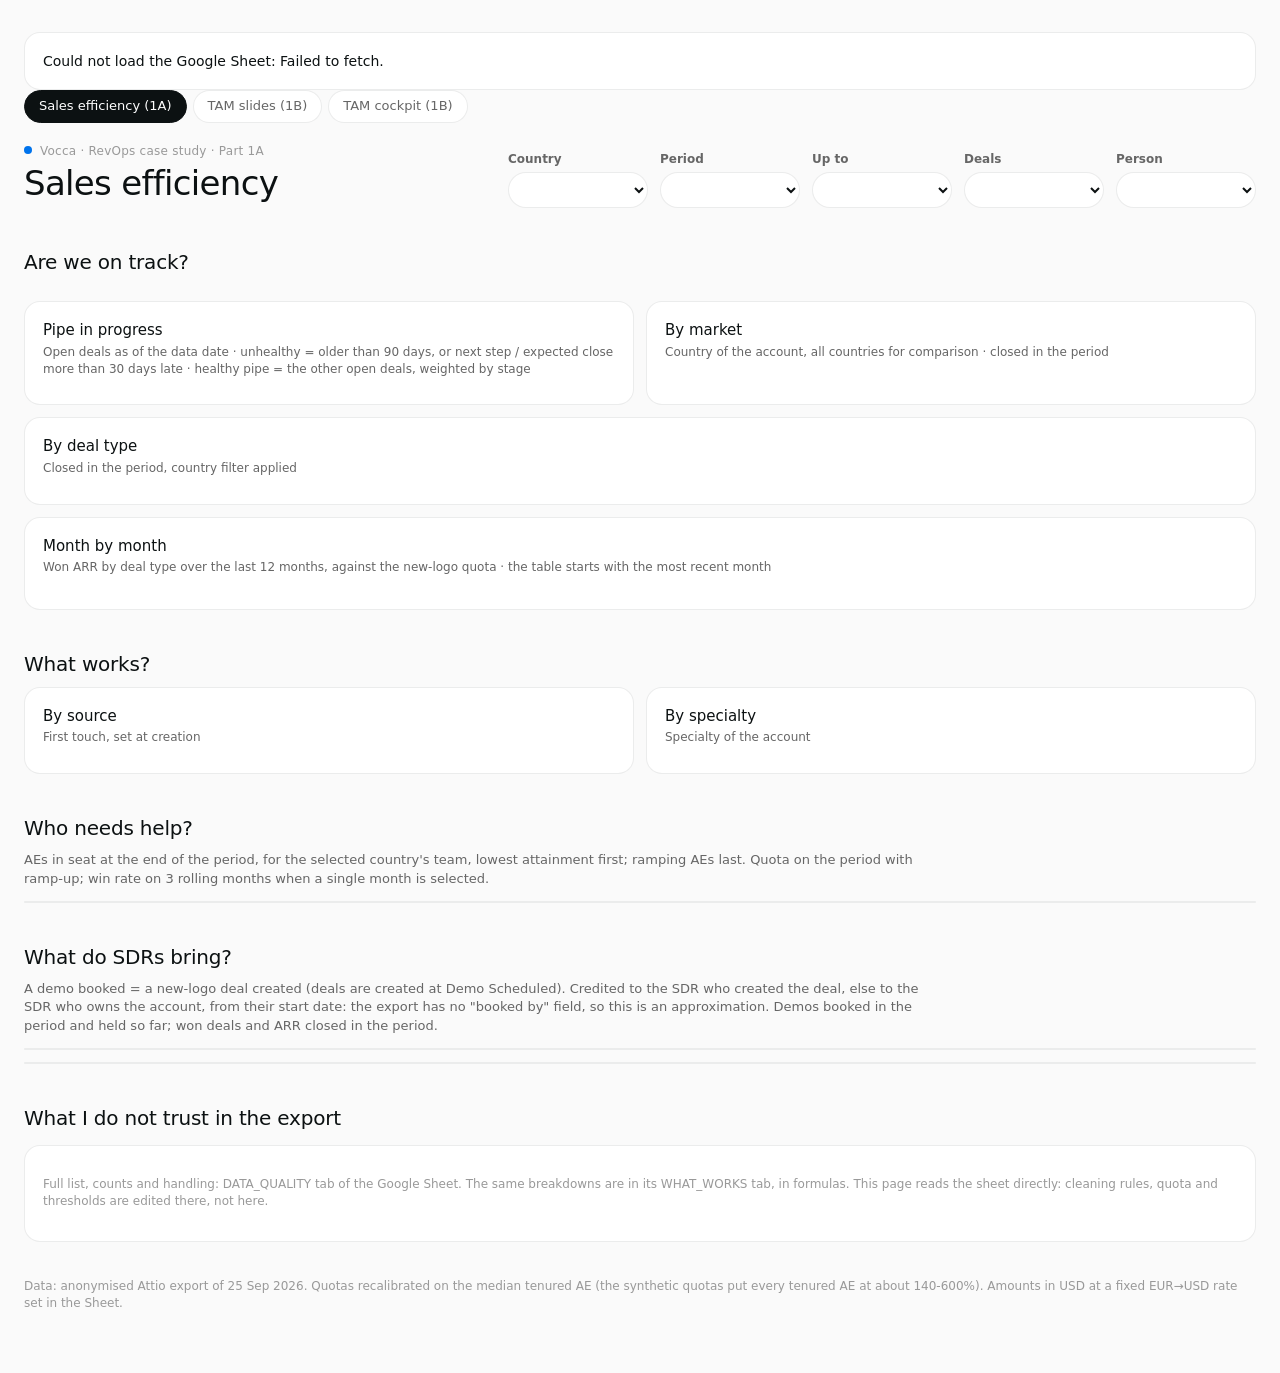
<file: web/index.html>
<!doctype html>
<html lang="en">
<head>
  <meta charset="utf-8">
  <meta name="viewport" content="width=device-width, initial-scale=1">
  <meta name="robots" content="noindex, nofollow">
  <meta name="color-scheme" content="light">
  <title>Sales Efficiency Dashboard</title>
  <link rel="preconnect" href="https://api.fontshare.com">
  <link rel="stylesheet" href="https://api.fontshare.com/v2/css?f[]=satoshi@400,500,700&display=swap">
  <link rel="stylesheet" href="style.css?v=6">
  <link rel="stylesheet" href="tam.css?v=2">
</head>
<body>
  <main class="page">
    <nav class="site-nav" aria-label="Pages">
      <a href="index.html" aria-current="page">Sales efficiency (1A)</a>
      <a href="slides.html">TAM slides (1B)</a>
      <a href="tam.html">TAM cockpit (1B)</a>
    </nav>
    <header class="masthead">
      <div>
        <p class="eyebrow">Vocca · RevOps case study · Part 1A</p>
        <h1>Sales efficiency</h1>
        <p class="context" id="context-line"></p>
      </div>
      <div class="filters" role="group" aria-label="Filters">
        <label>Country <select id="filter-country"></select></label>
        <label>Period <select id="filter-period"></select></label>
        <label>Up to <select id="filter-month"></select></label>
        <label>Deals <select id="filter-motion"></select></label>
        <label>Person <select id="filter-person"></select></label>
      </div>
    </header>

    <section aria-labelledby="h-team">
      <div class="card person" id="person" hidden></div>
      <h2 id="h-team">Are we on track?</h2>
      <div class="tiles tiles-4" id="tiles"></div>
      <div class="charts-2">
        <figure class="card">
          <figcaption>
            <span class="chart-title">Pipe in progress</span>
            <span class="chart-sub">Open deals as of the data date · unhealthy = older than 90 days, or next step / expected close more than 30 days late · healthy pipe = the other open deals, weighted by stage</span>
          </figcaption>
          <div class="hbar five" id="pipe"></div>
        </figure>
        <figure class="card">
          <figcaption>
            <span class="chart-title">By market</span>
            <span class="chart-sub">Country of the account, all countries for comparison · closed in the period</span>
          </figcaption>
          <div class="table-scroll" id="by-market"></div>
        </figure>
      </div>
      <figure class="card block">
        <figcaption>
          <span class="chart-title">By deal type</span>
          <span class="chart-sub">Closed in the period, country filter applied</span>
        </figcaption>
        <div class="table-scroll" id="by-type"></div>
      </figure>
      <figure class="card block">
        <figcaption>
          <span class="chart-title">Month by month</span>
          <span class="chart-sub">Won ARR by deal type over the last 12 months, against the new-logo quota · the table starts with the most recent month</span>
        </figcaption>
        <div class="legend" id="legend-month"></div>
        <div class="chart" id="chart-month"></div>
        <div class="table-scroll" id="month-table"></div>
      </figure>
    </section>

    <section aria-labelledby="h-works">
      <h2 id="h-works">What works?</h2>
      <p class="section-note" id="whatworks-sub"></p>
      <div class="charts-2">
        <figure class="card">
          <figcaption><span class="chart-title">By source</span><span class="chart-sub">First touch, set at creation</span></figcaption>
          <div class="hbar" id="by-source"></div>
        </figure>
        <figure class="card">
          <figcaption><span class="chart-title">By specialty</span><span class="chart-sub">Specialty of the account</span></figcaption>
          <div class="hbar" id="by-specialty"></div>
        </figure>
      </div>
    </section>

    <section aria-labelledby="h-reps">
      <h2 id="h-reps">Who needs help?</h2>
      <p class="section-note">AEs in seat at the end of the period, for the selected country's team, lowest attainment first; ramping AEs last. Quota on the period with ramp-up; win rate on 3 rolling months when a single month is selected.</p>
      <div class="card table-card">
        <div class="table-scroll">
          <table class="reps compact" id="reps-table"></table>
        </div>
      </div>
    </section>

    <section aria-labelledby="h-sdr">
      <h2 id="h-sdr">What do SDRs bring?</h2>
      <p class="section-note">A demo booked = a new-logo deal created (deals are created at Demo Scheduled). Credited to the SDR who created the deal, else to the SDR who owns the account, from their start date: the export has no "booked by" field, so this is an approximation. Demos booked in the period and held so far; won deals and ARR closed in the period.</p>
      <div class="card table-card"><div class="table-scroll" id="sdr-split"></div></div>
      <div class="card table-card"><div class="table-scroll"><table class="reps compact" id="sdr-table"></table></div></div>
    </section>

    <section aria-labelledby="h-trust">
      <h2 id="h-trust">What I do not trust in the export</h2>
      <div class="card notes">
        <ul id="caveats"></ul>
        <p class="muted">Full list, counts and handling: DATA_QUALITY tab of the Google Sheet. The same breakdowns are in its WHAT_WORKS tab, in formulas. This page reads the sheet directly: cleaning rules, quota and thresholds are edited there, not here.</p>
      </div>
    </section>

    <footer class="footer">
      <p>Data: anonymised Attio export of 25 Sep 2026. Quotas recalibrated on the median tenured AE (the synthetic quotas put every tenured AE at about 140-600%). Amounts in USD at a fixed EUR→USD rate set in the Sheet.</p>
    </footer>
  </main>
  <div class="tooltip" id="tooltip" role="tooltip" hidden></div>
  <script src="config.js"></script>
  <script src="app.js?v=13"></script>
</body>
</html>
</file>
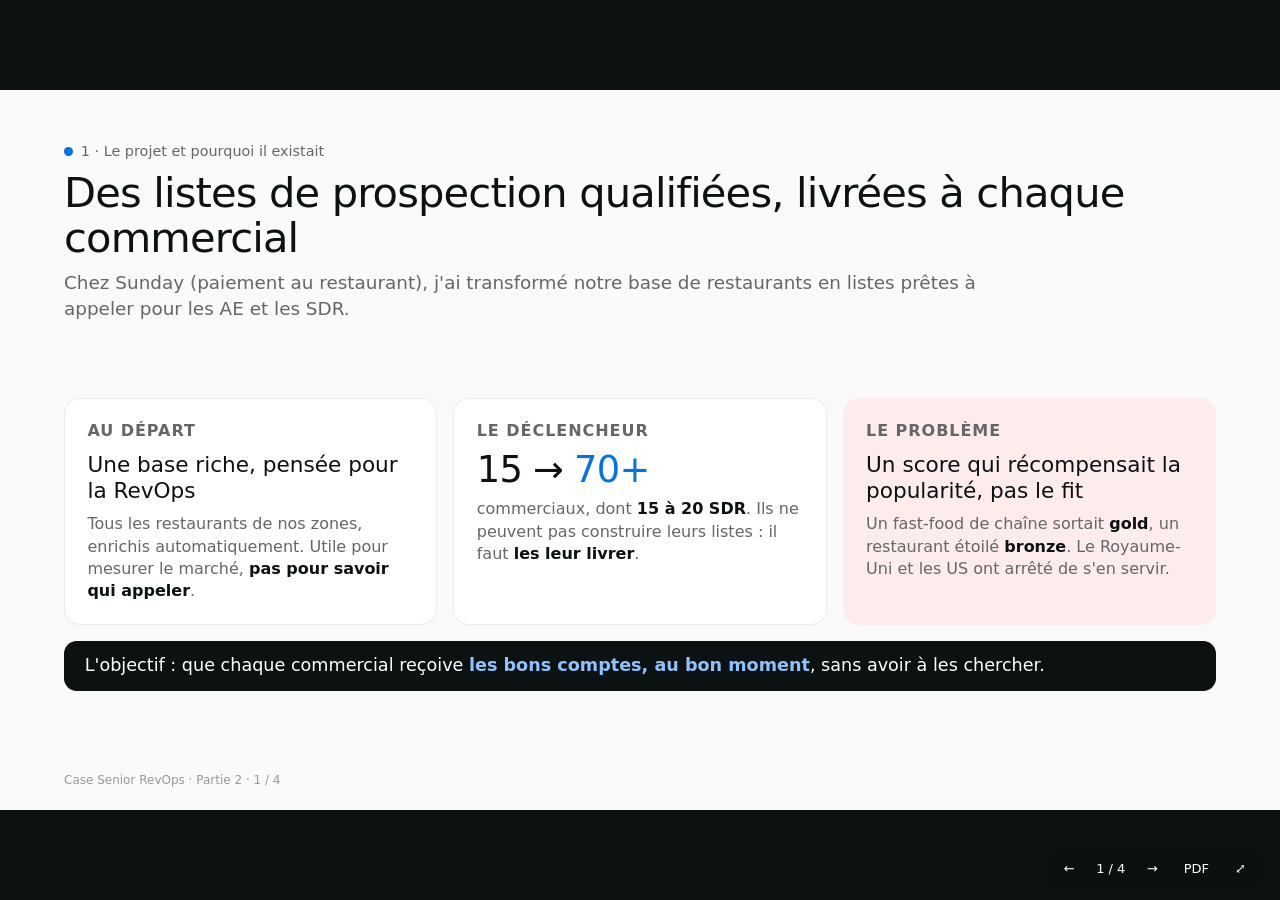
<file: web/partie2.html>
<!doctype html>
<html lang="fr">
<head>
<meta charset="utf-8">
<meta name="viewport" content="width=device-width, initial-scale=1">
<meta name="robots" content="noindex, nofollow">
<title>Partie 2 · Listes qualifiées</title>
<link rel="stylesheet" href="https://api.fontshare.com/v2/css?f[]=satoshi@400,500,700&display=swap">
<style>
/* Same tokens as the Part 1 deck (web/style.css), inlined so this file stands alone.
   Fixed 1600x900 pages so the PDF export is one slide per page. */
:root {
  color-scheme: light;
  --brand: #0073ec; --brand-soft: #e5f1fd; --page: #fafafa; --surface: #ffffff;
  --text-primary: #0c1112; --text-secondary: #666666; --text-muted: #999999;
  --grid: #efefef; --axis: #d6d6d6; --border: rgba(12, 17, 18, 0.08);
  --good: #0ca30c; --critical: #d03b3b; --neutral-chip: #f3f4f5;
  --font-display: "Satoshi", system-ui, -apple-system, "Segoe UI", sans-serif;
  --font-body: system-ui, -apple-system, "Segoe UI", sans-serif;
}
@page { size: 1600px 900px; margin: 0; }
* { box-sizing: border-box; }
body { margin: 0; background: #0c1112; font-family: var(--font-body); color: var(--text-primary); line-height: 1.4; }
.slide { width: 1600px; height: 900px; margin: 0 auto 24px; background: var(--page); position: relative; overflow: hidden;
  padding: 64px 80px 72px; display: flex; flex-direction: column; break-after: page; }
@media print { body { background: var(--page); } .slide { margin: 0; } }
.kicker { font-size: 18px; color: var(--text-secondary); margin: 0 0 12px; display: flex; align-items: center; gap: 10px; }
.kicker::before { content: ""; width: 11px; height: 11px; border-radius: 50%; background: var(--brand); }
h2 { font-family: var(--font-display); font-weight: 500; font-size: 52px; letter-spacing: -0.02em; margin: 0; line-height: 1.08; }
.sub { font-size: 23px; color: var(--text-secondary); margin: 12px 0 0; max-width: 1200px; }
.body { flex: 1; display: flex; flex-direction: column; justify-content: center; min-height: 0; padding-top: 18px; gap: 20px; }
.footer { position: absolute; left: 80px; bottom: 26px; font-size: 15px; color: var(--text-muted); }
.panel { background: var(--surface); border: 1px solid var(--border); border-radius: 20px; padding: 24px 28px; }
.panel h3 { margin: 0 0 14px; font-family: var(--font-display); font-weight: 500; font-size: 26px; }
.label { font-size: 15px; font-weight: 600; color: var(--text-secondary); text-transform: uppercase; letter-spacing: 0.06em; margin: 0 0 10px; }
ul.clean { list-style: none; margin: 0; padding: 0; display: flex; flex-direction: column; gap: 10px; font-size: 19px; }
ul.clean li { padding-left: 22px; position: relative; }
ul.clean li::before { content: ""; position: absolute; left: 2px; top: 10px; width: 8px; height: 8px; border-radius: 50%; background: var(--axis); }
ul.clean li span { color: var(--text-secondary); }
.takeaway { padding: 16px 26px; border-radius: 16px; background: var(--text-primary); color: #fff; font-size: 22px; }
.takeaway b { color: #8cc2ff; font-weight: 600; }
.num { font-family: var(--font-display); font-size: 58px; font-weight: 500; letter-spacing: -0.02em; line-height: 1; }
.grid3 { display: grid; grid-template-columns: repeat(3, 1fr); gap: 20px; }

/* Slide 1 */
.s1 { display: grid; grid-template-columns: 1.15fr 0.85fr 1.1fr; gap: 20px; }
.growth { display: flex; flex-direction: column; gap: 14px; justify-content: center; }
.growth .row { display: flex; align-items: baseline; gap: 14px; }
.growth .arrow { color: var(--brand); font-size: 40px; }
.growth .num.to { color: var(--brand); }
.growth p { margin: 0; font-size: 19px; color: var(--text-secondary); }
.versus { display: grid; grid-template-columns: 1fr 1fr; gap: 12px; margin-top: 6px; }
.tier { border-radius: 14px; padding: 14px 16px; border: 1px solid var(--border); font-size: 17px; }
.tier b { display: block; font-family: var(--font-display); font-size: 21px; font-weight: 500; margin-bottom: 4px; }
.tier .badge { display: inline-block; font-size: 14px; font-weight: 700; padding: 3px 10px; border-radius: 999px; margin-bottom: 8px; }
.gold .badge { background: #fff3cf; color: #8a6200; }
.bronze .badge { background: #f6e3d6; color: #8a4a1f; }
.tier span { color: var(--text-secondary); }
.verdict { margin: 12px 0 0; font-size: 18px; color: var(--critical); font-weight: 600; }

/* Slide 2 */
.pipe { display: grid; grid-template-columns: 0.8fr 34px 0.75fr 34px 1.55fr 34px 0.95fr; align-items: stretch; }
.pipe .arrow { display: grid; place-items: center; color: var(--brand); font-size: 30px; }
.box { background: var(--surface); border: 1px solid var(--border); border-radius: 18px; padding: 20px 22px; display: flex; flex-direction: column; gap: 10px; }
.box h3 { margin: 0; font-family: var(--font-display); font-weight: 500; font-size: 23px; }
.box .tag { font-size: 14px; color: var(--text-secondary); text-transform: uppercase; letter-spacing: 0.06em; }
.box.core { background: var(--text-primary); color: #fff; border-color: var(--text-primary); }
.box.core .tag { color: #8cc2ff; }
.chips { display: flex; flex-wrap: wrap; gap: 7px; }
.chip { font-size: 16px; padding: 5px 12px; border-radius: 999px; background: var(--neutral-chip); }
.steps { list-style: none; margin: 0; padding: 0; display: flex; flex-direction: column; gap: 11px; }
.steps li { display: flex; gap: 12px; align-items: flex-start; font-size: 18px; }
.steps li i { font-style: normal; width: 28px; height: 28px; border-radius: 50%; background: var(--brand); color: #fff; display: grid; place-items: center; font-size: 15px; font-weight: 700; flex: none; }
.steps li b { font-weight: 600; display: block; }
.steps li span { font-size: 15.5px; color: rgba(255,255,255,0.72); }
.route { border-radius: 14px; padding: 12px 16px; font-size: 16px; border: 1px solid var(--border); }
.route b { display: block; font-size: 18px; margin-bottom: 2px; }
.route span { color: var(--text-secondary); }
.route.ent { background: var(--brand-soft); border-color: transparent; }
.route.pool { background: #e6f5e6; border-color: transparent; }
.route.back { background: var(--neutral-chip); border-color: transparent; }
.facts { display: grid; grid-template-columns: 1fr 1fr 1.3fr; gap: 20px; }
.fact { display: flex; gap: 16px; align-items: center; }
.fact .num { font-size: 44px; color: var(--brand); white-space: nowrap; }
.fact p { margin: 0; font-size: 17px; color: var(--text-secondary); }
.fact p b { color: var(--text-primary); }

/* Slide 3 */
.who { display: grid; grid-template-columns: repeat(3, 1fr); gap: 20px; }
.who .panel { display: flex; flex-direction: column; gap: 10px; }
.who .panel p { margin: 0; font-size: 19px; color: var(--text-secondary); }
.who .panel p b { color: var(--text-primary); }
.who .cost { margin-top: auto; font-family: var(--font-display); font-size: 30px; font-weight: 500; }
.who .cost span { display: block; font-family: var(--font-body); font-size: 16px; color: var(--text-secondary); font-weight: 400; }
.adopt { display: grid; grid-template-columns: 0.9fr 34px 1.6fr; align-items: stretch; }
.adopt .arrow { display: grid; place-items: center; color: var(--brand); font-size: 30px; }
.before { background: #fdecec; border-radius: 18px; padding: 20px 24px; }
.before h3, .after h3 { margin: 0 0 8px; font-family: var(--font-display); font-weight: 500; font-size: 23px; }
.before p { margin: 0; font-size: 18px; color: var(--text-secondary); }
.after { background: var(--brand-soft); border-radius: 18px; padding: 20px 24px; }
.kept { display: grid; grid-template-columns: repeat(3, 1fr); gap: 14px; }
.kept div { background: var(--surface); border-radius: 12px; padding: 12px 14px; font-size: 16px; color: var(--text-secondary); }
.kept div b { display: block; color: var(--text-primary); font-size: 18px; margin-bottom: 3px; }

/* Slide 4 */
.s4 { display: grid; grid-template-columns: 1fr 1.25fr 0.85fr; gap: 20px; }
.s4 .panel { display: flex; flex-direction: column; gap: 12px; }
.s4 .panel.broke { background: #fdecec; border-color: transparent; }
.quote { font-family: var(--font-display); font-size: 25px; font-weight: 500; line-height: 1.25; margin: 4px 0 0; }
.det { display: flex; flex-direction: column; gap: 10px; }
.det div { display: grid; grid-template-columns: 26px 1fr; gap: 10px; font-size: 17.5px; }
.det div i { font-style: normal; width: 24px; height: 24px; border-radius: 50%; background: #e6f5e6; color: var(--good); display: grid; place-items: center; font-weight: 700; font-size: 14px; margin-top: 1px; }
.det div.ai i { background: var(--brand-soft); color: var(--brand); }
.det div span { color: var(--text-secondary); }
.det div b { color: var(--text-primary); }
.redo { display: grid; grid-template-columns: 1.6fr 1fr; gap: 20px; }
.redo .takeaway { display: flex; flex-direction: column; justify-content: center; }
.link { border: 1px dashed var(--axis); border-radius: 16px; padding: 14px 22px; font-size: 18px; color: var(--text-secondary); display: flex; flex-direction: column; justify-content: center; }
.link b { color: var(--text-primary); display: block; margin-bottom: 4px; }
</style>
<style>
/* v2: shorter, business-first wording */
.cards3 { display: grid; grid-template-columns: repeat(3, 1fr); gap: 20px; }
.card { background: var(--surface); border: 1px solid var(--border); border-radius: 20px; padding: 26px 28px; display: flex; flex-direction: column; gap: 12px; }
.card h3 { margin: 0; font-family: var(--font-display); font-weight: 500; font-size: 27px; line-height: 1.2; }
.card p { margin: 0; font-size: 20px; color: var(--text-secondary); }
.card p b { color: var(--text-primary); }
.card.alert { background: #fdecec; border-color: transparent; }
.card.soft { background: var(--brand-soft); border-color: transparent; }
.machine { display: grid; grid-template-columns: 1fr 30px 1fr 30px 1fr 30px 1fr; align-items: stretch; }
.machine .arrow { display: grid; place-items: center; color: var(--brand); font-size: 30px; }
.stage { background: var(--surface); border: 1px solid var(--border); border-radius: 20px; padding: 24px 24px; display: flex; flex-direction: column; gap: 10px; }
.stage i { font-style: normal; width: 34px; height: 34px; border-radius: 50%; background: var(--brand); color: #fff; display: grid; place-items: center; font-weight: 700; font-size: 17px; }
.stage h3 { margin: 0; font-family: var(--font-display); font-weight: 500; font-size: 28px; }
.stage p { margin: 0; font-size: 18.5px; color: var(--text-secondary); }
.stage .how { margin-top: auto; font-size: 15px; color: var(--text-muted); border-top: 1px solid var(--grid); padding-top: 10px; }
.stage.core { background: var(--text-primary); border-color: var(--text-primary); color: #fff; }
.stage.core p { color: rgba(255,255,255,0.75); }
.stage.core .how { color: #8cc2ff; border-color: rgba(255,255,255,0.15); }
</style>
</head>
<body>

<section class="slide">
  <p class="kicker">1 · Le projet et pourquoi il existait</p>
  <h2>Des listes de prospection qualifiées, livrées à chaque commercial</h2>
  <p class="sub">Chez Sunday (paiement au restaurant), j'ai transformé notre base de restaurants en listes prêtes à appeler pour les AE et les SDR.</p>
  <div class="body">
    <div class="cards3">
      <div class="card">
        <p class="label">Au départ</p>
        <h3>Une base riche, pensée pour la RevOps</h3>
        <p>Tous les restaurants de nos zones, enrichis automatiquement. Utile pour mesurer le marché, <b>pas pour savoir qui appeler</b>.</p>
      </div>
      <div class="card">
        <p class="label">Le déclencheur</p>
        <h3><span class="num" style="font-size:46px">15 → <span style="color:var(--brand)">70+</span></span></h3>
        <p>commerciaux, dont <b>15 à 20 SDR</b>. Ils ne peuvent pas construire leurs listes : il faut <b>les leur livrer</b>.</p>
      </div>
      <div class="card alert">
        <p class="label">Le problème</p>
        <h3>Un score qui récompensait la popularité, pas le fit</h3>
        <p>Un fast-food de chaîne sortait <b>gold</b>, un restaurant étoilé <b>bronze</b>. Le Royaume-Uni et les US ont arrêté de s'en servir.</p>
      </div>
    </div>
    <div class="takeaway">L'objectif : que chaque commercial reçoive <b>les bons comptes, au bon moment</b>, sans avoir à les chercher.</div>
  </div>
  <span class="footer">Case Senior RevOps · Partie 2 · 1 / 4</span>
</section>

<section class="slide">
  <p class="kicker">2 · Ce que j'ai construit</p>
  <h2>Une machine qui livre 200 bons comptes à chaque commercial</h2>
  <div class="body">
    <div class="machine">
      <div class="stage"><i>1</i><h3>Trouver</h3><p>Tous les restaurants d'une zone, mis à jour en continu.</p><span class="how">Google Maps, registre légal</span></div>
      <div class="arrow">→</div>
      <div class="stage"><i>2</i><h3>Écarter</h3><p>Ce qui n'est pas pour nous (hôtels, fast-foods, cafés), avec des règles simples, avant de dépenser quoi que ce soit.</p><span class="how">Règles</span></div>
      <div class="arrow">→</div>
      <div class="stage core"><i>3</i><h3>Qualifier</h3><p>Est-ce un bon fit, pourquoi, quel segment, fait-il partie d'un groupe, qui décide.</p><span class="how">IA, avec une justification par compte</span></div>
      <div class="arrow">→</div>
      <div class="stage"><i>4</i><h3>Livrer</h3><p>Au bon commercial selon son territoire. Les grands groupes vont à l'équipe Enterprise.</p><span class="how">CRM</span></div>
    </div>
    <div class="panel facts">
      <div class="fact"><span class="num">200</span><p>comptes par <b>AE</b>, chaque mois</p></div>
      <div class="fact"><span class="num">200</span><p>comptes par <b>SDR</b>, toutes les deux semaines</p></div>
      <div class="fact"><span class="num">30-40 %</span><p>écartés, avec la raison, et <b>revus dans 2 ans</b> (estimation)</p></div>
    </div>
    <div class="takeaway"><b>Pourquoi ces choix :</b> une V1 sur Cargo pour <b>aller vite</b> et avoir des résultats dans chaque marché sans attendre une infra data complète. Des règles avant l'IA pour <b>ne pas payer</b> l'IA sur des comptes évidents. Une justification par compte pour que <b>les SDR puissent la contester</b>.</div>
  </div>
  <span class="footer">Case Senior RevOps · Partie 2 · 2 / 4</span>
</section>

<section class="slide">
  <p class="kicker">3 · L'adoption</p>
  <h2>Livrer moins d'informations, mais celles qu'on lit</h2>
  <div class="body">
    <div class="adopt">
      <div class="before">
        <h3>V1 : ils ne s'en servaient pas toujours</h3>
        <p>Trop de champs, des paragraphes générés par l'IA que personne ne lisait, une qualité pas encore au niveau.</p>
      </div>
      <div class="arrow">→</div>
      <div class="after">
        <h3>Après des allers-retours avec les Sales, trois choses</h3>
        <div class="kept">
          <div><b>Des clients proches</b>à citer comme référence dans l'appel</div>
          <div><b>Pourquoi c'est un bon fit</b>en trois puces, pas en paragraphe</div>
          <div><b>Le segment</b>pour qu'ils se fassent leurs propres listes</div>
        </div>
      </div>
    </div>
    <div class="cards3">
      <div class="card"><p class="label">Construit</p><p><b>Par moi, de bout en bout</b> : la logique, l'IA, la livraison dans le CRM.</p></div>
      <div class="card"><p class="label">Co-construit</p><p><b>Avec la strat et l'enablement</b> : eux définissent ce qui fait un bon compte, moi je dis si on peut le trouver, et à quel coût.</p></div>
      <div class="card"><p class="label">Acheté</p><p><b>Cargo</b> pour l'orchestration et l'IA, plus des outils de scraping. Pas d'équipe data à recruter pour lancer la V1.</p></div>
    </div>
    <div class="takeaway">Une information que personne ne lit est <b>un coût, pas une valeur</b>. Le vrai gain : une proximité avec les Sales que la RevOps n'avait pas avant.</div>
  </div>
  <span class="footer">Case Senior RevOps · Partie 2 · 3 / 4</span>
</section>

<section class="slide">
  <p class="kicker">4 · Ce qui a cassé, et la suite</p>
  <h2>L'IA ne remplace pas une donnée fiable</h2>
  <div class="body">
    <div class="cards3">
      <div class="card alert">
        <p class="label">Ce qui a cassé</p>
        <h3>L'IA qualifiait avec assurance des comptes qui n'étaient pas des restaurants</h3>
        <p>La donnée d'entrée était fausse. L'IA l'a rendue crédible.</p>
      </div>
      <div class="card">
        <p class="label">En cours</p>
        <h3>Structurer et rendre la donnée déterministe</h3>
        <p><b>Registre légal</b> pour les dirigeants et les groupes, <b>Guide Michelin</b> pour les étoilés, <b>une table de référence</b> pour trier les types de restaurants. L'IA ne garde que ce qu'aucune source ne sait dire.</p>
      </div>
      <div class="card soft">
        <p class="label">Aujourd'hui</p>
        <h3>En production en France et au Royaume-Uni</h3>
        <p>Prochaine étape : que les commerciaux interrogent cette donnée directement, via un agent, et plus seulement dans le CRM.</p>
      </div>
    </div>
    <div class="redo">
      <div class="takeaway"><span><b>Ce que je referais :</b> fiabiliser la donnée et poser les règles d'abord, l'IA seulement pour ce qu'aucune règle ne tranche, et mesurer la qualité avec les SDR dès la V1.</span></div>
      <div class="link"><b>Le lien avec Vocca</b>Les mêmes enjeux : un marché de sites physiques, des groupes à reconnaître, des listes en lesquelles les SDR ont confiance.</div>
    </div>
  </div>
  <span class="footer">Case Senior RevOps · Partie 2 · 4 / 4</span>
</section>

<nav class="deck-nav" aria-label="Navigation">
  <button type="button" id="prev" aria-label="Slide précédente">←</button>
  <span id="counter" aria-live="polite"></span>
  <button type="button" id="next" aria-label="Slide suivante">→</button>
  <a href="partie2.pdf" class="deck-link">PDF</a>
  <button type="button" id="fullscreen" aria-label="Plein écran">⤢</button>
</nav>
<style>
/* On screen: one slide at a time, like the Part 1 deck. Print keeps every slide, one per page. */
@media screen {
  body { min-height: 100vh; display: grid; place-items: center; overflow: hidden; }
  .slide { display: none; margin: 0; }
  .slide.active { display: flex; }
}
@media print { .deck-nav { display: none; } }
.deck-nav { position: fixed; bottom: 12px; right: 16px; display: flex; gap: 6px; align-items: center; background: rgba(12, 17, 18, 0.82); padding: 6px 8px; border-radius: 999px; color: #fff; font-size: 13px; z-index: 5; font-family: var(--font-body); }
.deck-nav button, .deck-nav a { background: none; border: 0; color: #fff; font: inherit; cursor: pointer; padding: 4px 10px; border-radius: 999px; text-decoration: none; }
.deck-nav button:hover, .deck-nav a:hover, .deck-nav button:focus-visible, .deck-nav a:focus-visible { background: rgba(255, 255, 255, 0.15); outline: none; }
.deck-nav #counter { min-width: 40px; text-align: center; font-variant-numeric: tabular-nums; }
:fullscreen .deck-nav { opacity: 0.15; }
:fullscreen .deck-nav:hover { opacity: 1; }
</style>
<script>
"use strict";
// Same controls as slides.html: arrows, PageUp/PageDown, space, Home/End, f for fullscreen, #n in the URL.
const all = document.querySelectorAll(".slide");
const total = all.length;
let current = 0;

// Slides are fixed 1600x900 for the PDF export; on screen, scale the slide to fit the window.
function fit() {
  const scale = Math.min(window.innerWidth / 1600, window.innerHeight / 900);
  all.forEach((el) => { el.style.zoom = scale; });
}
function show(i) {
  current = Math.max(0, Math.min(total - 1, i));
  all.forEach((el, n) => el.classList.toggle("active", n === current));
  document.getElementById("counter").textContent = `${current + 1} / ${total}`;
  history.replaceState(null, "", `#${current + 1}`);
}
document.getElementById("prev").addEventListener("click", () => show(current - 1));
document.getElementById("next").addEventListener("click", () => show(current + 1));
document.getElementById("fullscreen").addEventListener("click", () => {
  if (document.fullscreenElement) document.exitFullscreen();
  else document.documentElement.requestFullscreen?.();
});
document.addEventListener("keydown", (e) => {
  if (["ArrowRight", "PageDown", " "].includes(e.key)) { e.preventDefault(); show(current + 1); }
  if (["ArrowLeft", "PageUp"].includes(e.key)) { e.preventDefault(); show(current - 1); }
  if (e.key === "Home") show(0);
  if (e.key === "End") show(total - 1);
  if (e.key === "f") document.getElementById("fullscreen").click();
});
window.addEventListener("hashchange", () => {
  const n = parseInt(location.hash.slice(1), 10);
  if (Number.isFinite(n) && n - 1 !== current) show(n - 1);
});
window.addEventListener("resize", fit);
window.addEventListener("beforeprint", () => all.forEach((el) => { el.style.zoom = 1; }));
window.addEventListener("afterprint", fit);

fit();
const fromHash = parseInt(location.hash.slice(1), 10);
show(Number.isFinite(fromHash) ? fromHash - 1 : 0);
</script>
</body>
</html>
</file>
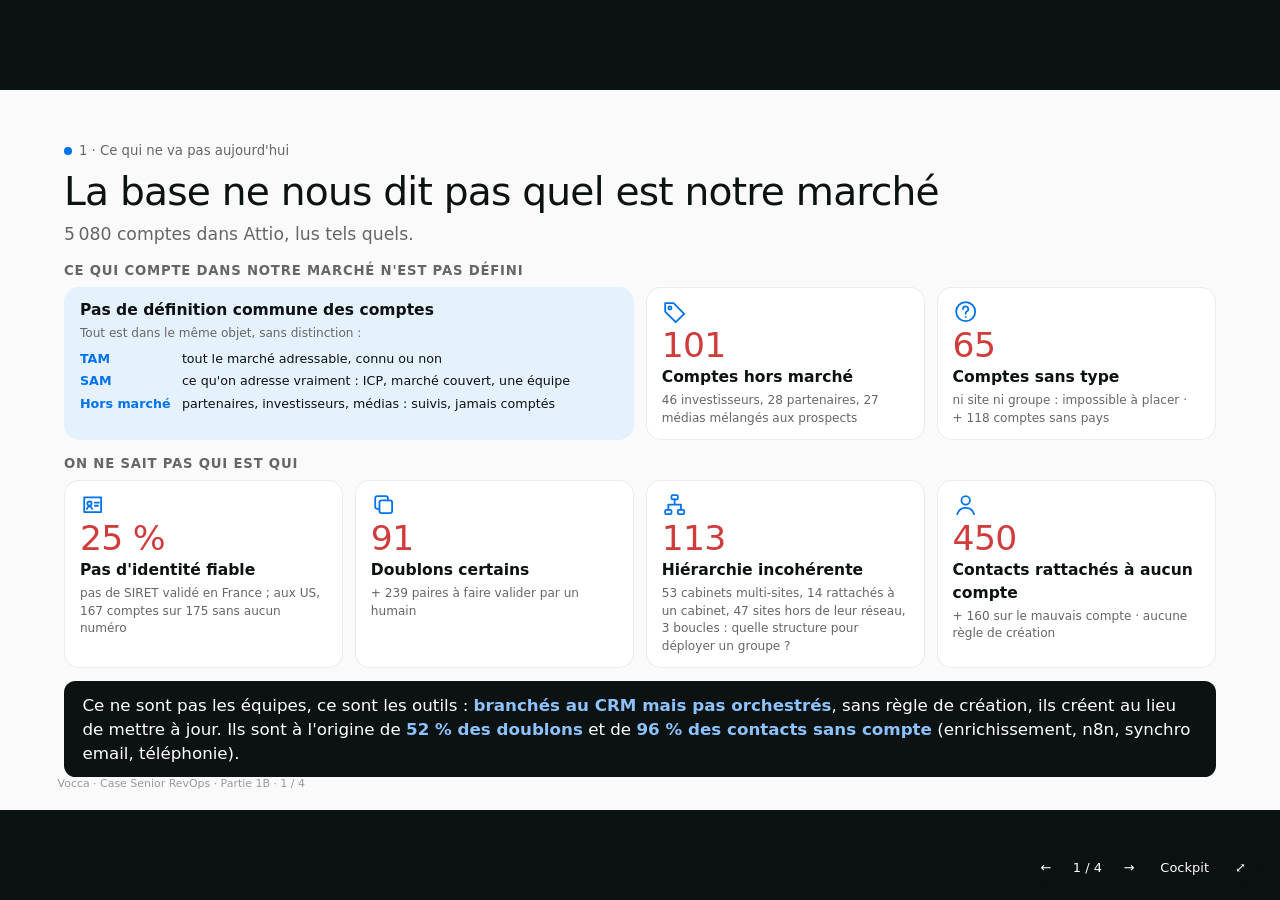
<file: web/slides.html>
<!doctype html>
<html lang="fr">
<head>
  <meta charset="utf-8">
  <meta name="viewport" content="width=device-width, initial-scale=1">
  <meta name="robots" content="noindex, nofollow">
  <meta name="color-scheme" content="light">
  <title>Cartographier le TAM</title>
  <link rel="preconnect" href="https://api.fontshare.com">
  <link rel="stylesheet" href="https://api.fontshare.com/v2/css?f[]=satoshi@400,500,700&display=swap">
  <link rel="stylesheet" href="style.css?v=10">
  <link rel="stylesheet" href="slides.css?v=13">
</head>
<body class="deck-body">
  <div class="deck" id="deck" aria-roledescription="slide deck" aria-label="Partie 1B, cartographier le TAM"></div>
  <nav class="deck-nav" aria-label="Navigation">
    <button type="button" id="prev" aria-label="Slide précédente">←</button>
    <span id="counter" aria-live="polite"></span>
    <button type="button" id="next" aria-label="Slide suivante">→</button>
    <a href="tam.html" class="deck-link">Cockpit</a>
    <button type="button" id="fullscreen" aria-label="Plein écran">⤢</button>
  </nav>
  <script src="slides.js?v=13"></script>
</body>
</html>
</file>
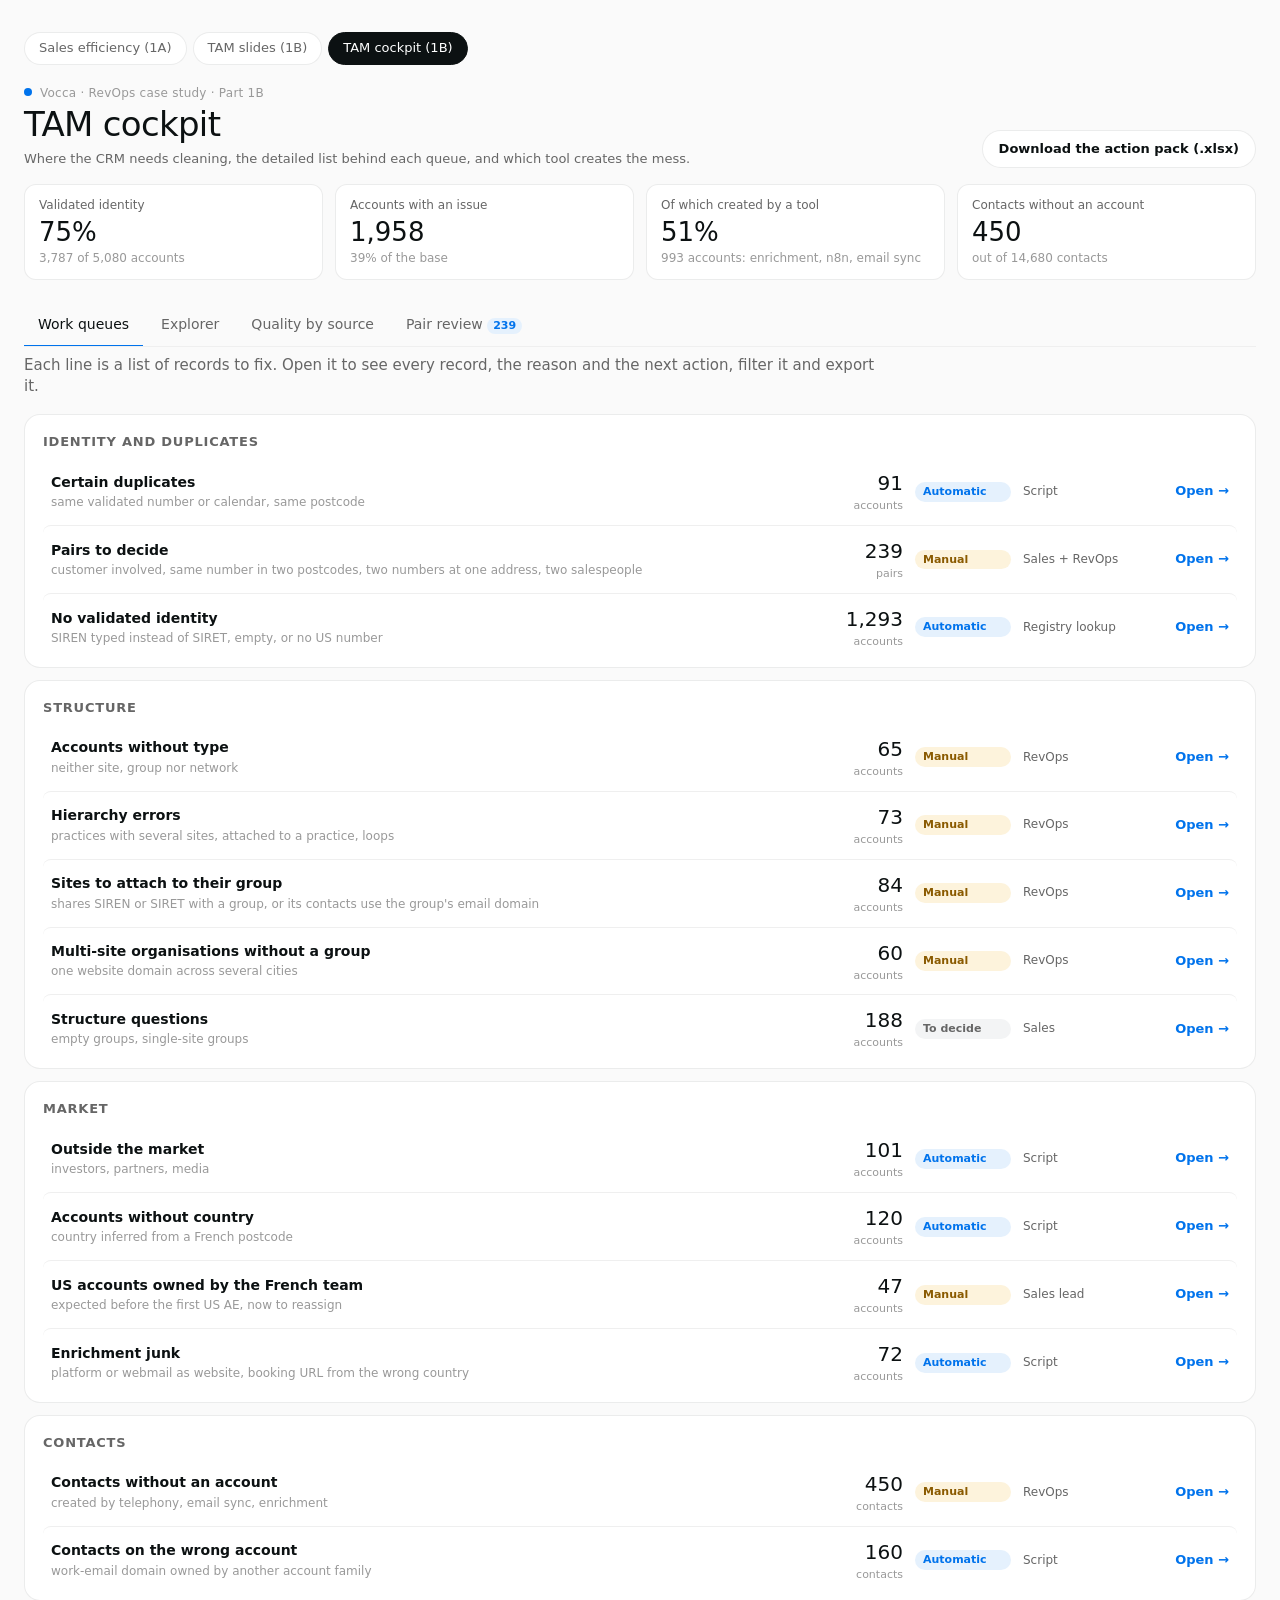
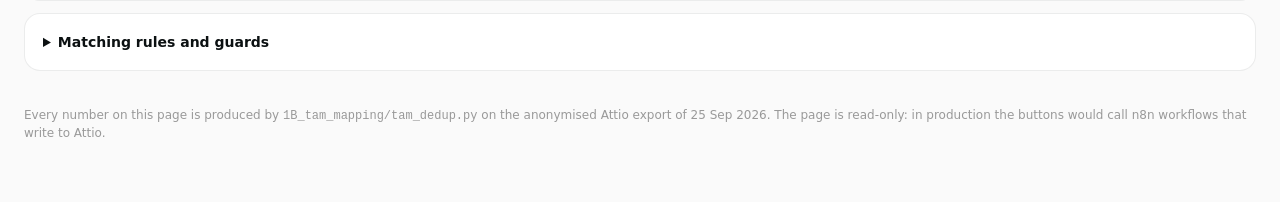
<file: web/tam.html>
<!doctype html>
<html lang="en">
<head>
  <meta charset="utf-8">
  <meta name="viewport" content="width=device-width, initial-scale=1">
  <meta name="robots" content="noindex, nofollow">
  <meta name="color-scheme" content="light">
  <title>TAM Cockpit</title>
  <link rel="preconnect" href="https://api.fontshare.com">
  <link rel="stylesheet" href="https://api.fontshare.com/v2/css?f[]=satoshi@400,500,700&display=swap">
  <link rel="stylesheet" href="style.css">
  <link rel="stylesheet" href="tam.css?v=2">
</head>
<body>
  <main class="page">
    <nav class="site-nav" aria-label="Pages">
      <a href="index.html">Sales efficiency (1A)</a>
      <a href="slides.html">TAM slides (1B)</a>
      <a href="tam.html" aria-current="page">TAM cockpit (1B)</a>
    </nav>
    <header class="masthead cockpit-head">
      <div>
        <p class="eyebrow">Vocca · RevOps case study · Part 1B</p>
        <h1>TAM cockpit</h1>
        <p class="context">Where the CRM needs cleaning, the detailed list behind each queue, and which tool creates the mess.</p>
      </div>
      <a class="btn" href="data/tam_action_pack.xlsx" download>Download the action pack (.xlsx)</a>
    </header>

    <div class="health" id="health"></div>

    <div class="tabs" role="tablist" aria-label="Cockpit sections">
      <button role="tab" data-tab="queues" aria-selected="true">Work queues</button>
      <button role="tab" data-tab="explore" aria-selected="false">Explorer</button>
      <button role="tab" data-tab="sources" aria-selected="false">Quality by source</button>
      <button role="tab" data-tab="review" aria-selected="false">Pair review <span class="tab-count" id="review-count"></span></button>
    </div>

    <section class="tab-panel" id="panel-queues" role="tabpanel"></section>
    <section class="tab-panel" id="panel-explore" role="tabpanel" hidden></section>
    <section class="tab-panel" id="panel-sources" role="tabpanel" hidden></section>
    <section class="tab-panel" id="panel-review" role="tabpanel" hidden></section>

    <footer class="footer">
      <p>Every number on this page is produced by <code>1B_tam_mapping/tam_dedup.py</code> on the anonymised Attio export of 25 Sep 2026. The page is read-only: in production the buttons would call n8n workflows that write to Attio.</p>
    </footer>
  </main>
  <script src="tam.js?v=4"></script>
</body>
</html>
</file>
<file: web/style.css>
/* Vocca brand tokens, taken from vocca.com: brand blue #0073ec, ink #0c1112,
   greys #666 / #999, light surfaces #fafafa / #efefef, 12-16px radii, pill controls.
   Their typefaces (Bagoss, PP Neue Montreal) are licensed; Satoshi, also loaded on
   vocca.com, is used for headings and figures, with the system sans for body text.
   Light theme only, like vocca.com: a dark OS setting must not repaint the brand. */
:root {
  color-scheme: light;
  --brand: #0073ec;
  --brand-soft: #e5f1fd;
  --page: #fafafa;
  --surface: #ffffff;
  --text-primary: #0c1112;
  --text-secondary: #666666;
  --text-muted: #999999;
  --grid: #efefef;
  --axis: #d6d6d6;
  --border: rgba(12, 17, 18, 0.08);
  --series-1: #0073ec;
  --series-2: #0c1112;
  --good: #0ca30c;
  --warning: #fab219;
  --serious: #ec835a;
  --critical: #d03b3b;
  --neutral-chip: #f3f4f5;
  --input-bg: #ffffff;
  --font-display: "Satoshi", system-ui, -apple-system, "Segoe UI", sans-serif;
  --font-body: system-ui, -apple-system, "Segoe UI", sans-serif;
  --radius: 12px;
  --radius-large: 16px;
}

* { box-sizing: border-box; }

body {
  margin: 0;
  background: var(--page);
  color: var(--text-primary);
  font-family: var(--font-body);
  font-size: 14px;
  line-height: 1.45;
}

h1, h2, h3, .tile-value, .chart-title, .rep-name { font-family: var(--font-display); }

.page {
  max-width: 1280px;
  margin: 0 auto;
  padding: 32px 24px 48px;
}

.masthead {
  display: flex;
  flex-wrap: wrap;
  justify-content: space-between;
  align-items: flex-end;
  gap: 16px;
  margin-bottom: 8px;
}

.eyebrow {
  margin: 0 0 4px;
  color: var(--text-muted);
  font-size: 12px;
  letter-spacing: 0.02em;
}

h1 { margin: 0; font-size: 34px; font-weight: 500; letter-spacing: -0.02em; line-height: 1.1; }
h2 { margin: 40px 0 12px; font-size: 20px; font-weight: 500; letter-spacing: -0.01em; }
h3 { margin: 0 0 8px; font-size: 16px; font-weight: 500; }

.eyebrow::before {
  content: "";
  display: inline-block;
  width: 8px; height: 8px;
  margin-right: 8px;
  border-radius: 50%;
  background: var(--brand);
  vertical-align: 1px;
}

.context { margin: 6px 0 0; color: var(--text-secondary); font-size: 13px; }
.section-note { margin: -4px 0 12px; color: var(--text-secondary); font-size: 13px; max-width: 900px; }
.muted { color: var(--text-muted); font-size: 12px; }

.filters { display: flex; flex-wrap: wrap; gap: 12px; }
.filters label {
  display: flex;
  flex-direction: column;
  gap: 4px;
  font-size: 12px;
  color: var(--text-secondary);
  font-weight: 600;
}
.filters select {
  min-width: 140px;
  padding: 8px 14px;
  border: 1px solid var(--border);
  border-radius: 999px;
  background: var(--input-bg);
  color: var(--text-primary);
  font: inherit;
  font-size: 14px;
  font-weight: 500;
}
.filters select:focus-visible { outline: 2px solid var(--brand); outline-offset: 2px; }

.card {
  margin: 0;
  background: var(--surface);
  border: 1px solid var(--border);
  border-radius: var(--radius-large);
  padding: 18px;
}

.tiles {
  display: grid;
  grid-template-columns: repeat(auto-fill, minmax(170px, 1fr));
  gap: 12px;
}
.tile { display: flex; flex-direction: column; gap: 4px; }
.tile-label { color: var(--text-secondary); font-size: 12px; font-weight: 600; }
.tile-value { font-size: 28px; font-weight: 500; letter-spacing: -0.02em; }
.tile:first-child { background: var(--brand); border-color: var(--brand); }
.tile:first-child .tile-label, .tile:first-child .tile-sub { color: rgba(255, 255, 255, 0.82); }
.tile:first-child .tile-value { color: #ffffff; }
.tile:first-child .meter { background: rgba(255, 255, 255, 0.25); }
.tile:first-child .meter > span { background: #ffffff !important; }
.tile-sub { color: var(--text-secondary); font-size: 12px; }
.meter { height: 6px; border-radius: 3px; background: var(--grid); overflow: hidden; margin-top: 4px; }
.meter > span { display: block; height: 100%; border-radius: 3px; }

.charts-2 {
  display: grid;
  grid-template-columns: repeat(auto-fit, minmax(min(100%, 480px), 1fr));
  gap: 12px;
  margin-top: 12px;
}
figcaption { display: flex; flex-direction: column; gap: 2px; margin-bottom: 8px; }
.chart-title { font-weight: 500; font-size: 15px; }
.chart-sub { color: var(--text-secondary); font-size: 12px; }
.chart { width: 100%; }
.chart svg { display: block; width: 100%; height: auto; overflow: visible; }
.chart text { fill: var(--text-muted); font-size: 11px; font-variant-numeric: tabular-nums; }
.chart .label-strong { fill: var(--text-secondary); font-weight: 600; }

.legend { display: flex; flex-wrap: wrap; gap: 14px; margin-bottom: 6px; font-size: 12px; color: var(--text-secondary); }
.legend span { display: inline-flex; align-items: center; gap: 6px; }
.swatch { width: 10px; height: 10px; border-radius: 2px; display: inline-block; }
.swatch.line { height: 2px; width: 14px; border-radius: 1px; }

.table-card { padding: 0; }
.table-scroll { overflow-x: auto; }
table.reps { width: 100%; border-collapse: collapse; font-variant-numeric: tabular-nums; min-width: 1100px; }
.reps th {
  position: sticky; top: 0;
  text-align: right;
  font-size: 11px;
  font-weight: 600;
  color: var(--text-secondary);
  padding: 10px 10px;
  border-bottom: 1px solid var(--axis);
  background: var(--surface);
  white-space: nowrap;
}
.reps th:first-child, .reps td:first-child { text-align: left; }
.reps th.left, .reps td.left { text-align: left; }
.reps td { padding: 9px 10px; border-bottom: 1px solid var(--grid); text-align: right; white-space: nowrap; }
.reps tr.ramping td { color: var(--text-muted); }
.rep-name { font-weight: 500; font-size: 14px; }
.rep-meta { display: block; color: var(--text-muted); font-size: 11px; font-weight: 400; }

.pct { display: inline-flex; align-items: center; gap: 8px; justify-content: flex-end; }
.pct-bar { width: 60px; height: 6px; background: var(--grid); border-radius: 3px; overflow: hidden; }
.pct-bar > span { display: block; height: 100%; border-radius: 3px; }

.chips { display: flex; flex-wrap: wrap; gap: 4px; white-space: normal; min-width: 180px; max-width: 240px; }
.chip {
  display: inline-flex; align-items: center; gap: 5px;
  padding: 2px 8px; border-radius: 999px;
  background: var(--neutral-chip);
  color: var(--text-primary);
  font-size: 11px; font-weight: 600;
}
.chip i { width: 7px; height: 7px; border-radius: 50%; display: inline-block; }

.notes ul { margin: 0 0 12px; padding-left: 18px; }
.notes li { margin-bottom: 8px; color: var(--text-secondary); }
.notes li strong { color: var(--text-primary); }

.tooltip {
  position: fixed;
  pointer-events: none;
  z-index: 10;
  background: var(--surface);
  color: var(--text-primary);
  border: 1px solid var(--border);
  border-radius: 8px;
  padding: 8px 10px;
  font-size: 12px;
  box-shadow: 0 4px 16px rgba(0, 0, 0, 0.12);
  max-width: 260px;
}
.tooltip .tt-title { font-weight: 650; margin-bottom: 2px; }
.tooltip .tt-row { display: flex; justify-content: space-between; gap: 12px; color: var(--text-secondary); }
.tooltip .tt-row b { color: var(--text-primary); font-variant-numeric: tabular-nums; }

/* 1A: four headline tiles, horizontal bar lists, compact AE table */
.card.block { margin-top: 12px; }
table.plain.mini { width: 100%; border-collapse: collapse; font-size: 13px; font-variant-numeric: tabular-nums; }
table.plain.mini th { text-align: left; font-size: 11px; color: var(--text-secondary); font-weight: 600; padding: 6px 8px; border-bottom: 1px solid var(--axis); white-space: nowrap; }
table.plain.mini td { padding: 6px 8px; border-bottom: 1px solid var(--grid); white-space: nowrap; }
table.plain.mini .num { text-align: right; }
table.plain.mini.month tr.total td { font-weight: 700; border-top: 1px solid var(--axis); }
table.plain.mini.month tr.quota td { color: var(--text-secondary); font-style: italic; }
table.plain.mini.month tr.att td { font-weight: 700; }
.swatch.line.dashed { background: repeating-linear-gradient(90deg, var(--text-primary) 0 5px, transparent 5px 8px); }

.tiles-4 { grid-template-columns: repeat(4, minmax(0, 1fr)); margin-bottom: 12px; }
table.reps.compact { min-width: 0; }
.reps.compact td { white-space: normal; vertical-align: top; }
.hbar { display: flex; flex-direction: column; font-size: 13px; font-variant-numeric: tabular-nums; }
.hbar-head, .hbar-row { display: grid; grid-template-columns: minmax(96px, 150px) minmax(0, 1fr) 76px 64px; gap: 10px; align-items: center; }
.hbar-head { font-size: 11px; font-weight: 600; color: var(--text-secondary); padding-bottom: 6px; border-bottom: 1px solid var(--axis); }
.hbar-row { padding: 7px 0; border-bottom: 1px solid var(--grid); }
.hbar.five .hbar-head, .hbar.five .hbar-row { grid-template-columns: minmax(96px, 140px) minmax(0, 1fr) 76px 64px 64px; }
.hbar-row:hover { background: var(--brand-soft); }
.hbar-row.grouped .hbar-label { color: var(--text-muted); font-style: italic; }
.hbar-label { overflow: hidden; text-overflow: ellipsis; white-space: nowrap; }
.hbar-track { display: flex; align-items: center; gap: 8px; min-width: 0; }
.hbar-track > span { display: block; height: 12px; min-width: 2px; border-radius: 0 4px 4px 0; background: var(--series-1); }
.hbar-track b { font-weight: 500; font-size: 12px; white-space: nowrap; }
.hbar .num { text-align: right; }
.hbar .num.bad { color: var(--critical); font-weight: 600; }
.hbar .num.thin { color: var(--text-muted); }

.footer { margin-top: 36px; color: var(--text-muted); font-size: 12px; }

@media (max-width: 900px) {
  .tiles-4 { grid-template-columns: repeat(2, minmax(0, 1fr)); }
}

@media (max-width: 640px) {
  .page { padding: 20px 16px 40px; }
  h1 { font-size: 22px; }
  .filters { width: 100%; }
  .filters label { flex: 1 1 100px; }
  .filters select { min-width: 0; width: 100%; }
  .tile-value { font-size: 22px; }
  .hbar-head, .hbar-row { grid-template-columns: minmax(80px, 110px) minmax(0, 1fr) 56px 40px; gap: 6px; }
  .hbar.five .hbar-head, .hbar.five .hbar-row { grid-template-columns: minmax(70px, 96px) minmax(0, 1fr) 54px 40px 44px; }
}

/* SDR block and person view */
.table-card + .table-card { margin-top: 12px; }
.card.person { margin: 0 0 16px; border-color: var(--series-1); }
.person-head { display: flex; flex-wrap: wrap; align-items: baseline; gap: 4px 12px; margin-bottom: 10px; }
.person-head h3 { margin: 0; font-size: 18px; }
.person-cols { display: grid; grid-template-columns: 1fr 1fr; gap: 16px; margin-bottom: 12px; }
.person-cols .corr-title { margin: 0 0 6px; font-weight: 700; }
.kv { display: grid; grid-template-columns: 1fr auto; gap: 0 12px; padding: 4px 0; border-bottom: 1px solid var(--grid); font-size: 13px; }
.kv b { text-align: right; padding: 0 4px; border-radius: 4px; }
.kv small { grid-column: 1 / -1; color: var(--text-muted); font-size: 11px; }
@media (max-width: 720px) { .person-cols { grid-template-columns: 1fr; } }
</file>
<file: web/tam.css>
/* TAM cockpit additions on top of style.css (same Vocca tokens). */

.site-nav { display: flex; gap: 6px; margin-bottom: 20px; flex-wrap: wrap; }
.site-nav a {
  padding: 6px 14px; border-radius: 999px; border: 1px solid var(--border);
  color: var(--text-secondary); text-decoration: none; font-size: 13px; font-weight: 500; background: var(--surface);
}
.site-nav a[aria-current="page"] { background: var(--text-primary); color: #fff; border-color: var(--text-primary); }

.tabs { display: flex; gap: 4px; margin: 24px 0 8px; border-bottom: 1px solid var(--grid); overflow-x: auto; }
.tabs button {
  appearance: none; border: 0; background: none; cursor: pointer; white-space: nowrap;
  padding: 10px 14px; font: inherit; font-size: 14px; font-weight: 500; color: var(--text-secondary);
  border-bottom: 2px solid transparent; margin-bottom: -1px;
}
.tabs button[aria-selected="true"] { color: var(--text-primary); border-bottom-color: var(--brand); }
.tabs button:focus-visible { outline: 2px solid var(--brand); outline-offset: 2px; }
.tab-count { display: inline-block; min-width: 20px; padding: 0 6px; border-radius: 999px; background: var(--brand-soft); color: var(--brand); font-size: 11px; font-weight: 700; }

.lead { font-size: 15px; color: var(--text-secondary); max-width: 860px; margin: 8px 0 16px; }

.bar-list { display: flex; flex-direction: column; gap: 8px; }
.bar-row { display: grid; grid-template-columns: minmax(120px, 220px) 1fr 70px; gap: 10px; align-items: center; font-size: 13px; }
.bar-row .label { color: var(--text-primary); overflow: hidden; text-overflow: ellipsis; white-space: nowrap; }
.bar-row .track { height: 10px; background: var(--grid); border-radius: 5px; overflow: hidden; }
.bar-row .track > span { display: block; height: 100%; border-radius: 5px; }
.bar-row .value { text-align: right; font-variant-numeric: tabular-nums; color: var(--text-secondary); }


table.plain { width: 100%; border-collapse: collapse; font-size: 13px; }
table.plain th { text-align: left; font-size: 11px; color: var(--text-secondary); font-weight: 600; padding: 8px 10px; border-bottom: 1px solid var(--axis); white-space: nowrap; }
table.plain td { padding: 9px 10px; border-bottom: 1px solid var(--grid); vertical-align: top; }
table.plain th.num { text-align: right; white-space: normal; min-width: 90px; vertical-align: bottom; }
table.plain td.num { text-align: right; font-variant-numeric: tabular-nums; white-space: nowrap; }
.mode { display: inline-flex; align-items: center; gap: 5px; padding: 2px 8px; border-radius: 999px; font-size: 11px; font-weight: 600; background: var(--neutral-chip); }
.mode.auto { background: var(--brand-soft); color: var(--brand); }
.mode.manual { background: #fdf3dc; color: #8a5a00; }
.mode.decide { background: var(--neutral-chip); color: var(--text-secondary); }

.btn {
  display: inline-flex; align-items: center; gap: 8px; cursor: pointer;
  padding: 9px 16px; border-radius: 999px; border: 1px solid var(--border);
  background: var(--surface); color: var(--text-primary); font: inherit; font-size: 13px; font-weight: 600; text-decoration: none;
}
.btn.primary { background: var(--brand); color: #fff; border-color: var(--brand); }
.btn.danger { color: var(--critical); }
.btn:focus-visible { outline: 2px solid var(--brand); outline-offset: 2px; }
.btn[disabled] { opacity: 0.45; cursor: default; }
.toolbar { display: flex; flex-wrap: wrap; gap: 10px; align-items: center; margin: 12px 0; }

.rule-key { display: grid; grid-template-columns: 28px 1fr auto; gap: 12px; padding: 12px 0; border-bottom: 1px solid var(--grid); align-items: start; }
.rule-key .rank { width: 24px; height: 24px; border-radius: 50%; background: var(--brand); color: #fff; display: grid; place-items: center; font-size: 12px; font-weight: 700; }
.rule-key .stats { text-align: right; font-size: 12px; color: var(--text-secondary); white-space: nowrap; }
.rule-key .stats b { color: var(--text-primary); font-size: 14px; }

.progress { height: 8px; background: var(--grid); border-radius: 4px; overflow: hidden; display: flex; }
.progress > span { display: block; height: 100%; }

.review-card { margin-bottom: 12px; }
.review-head { display: flex; flex-wrap: wrap; justify-content: space-between; gap: 8px; align-items: center; margin-bottom: 10px; }
.review-reason { font-weight: 600; font-size: 13px; }
.keys { display: flex; gap: 4px; flex-wrap: wrap; }
.key { font-size: 11px; padding: 2px 8px; border-radius: 999px; background: var(--brand-soft); color: var(--brand); font-weight: 600; }
.pair { display: grid; grid-template-columns: 1fr 1fr; gap: 10px; }
.record { border: 1px solid var(--grid); border-radius: var(--radius); padding: 10px 12px; font-size: 12px; }
.record h4 { margin: 0 0 6px; font-family: var(--font-display); font-weight: 500; font-size: 15px; }
.record dl { display: grid; grid-template-columns: 90px 1fr; gap: 3px 8px; margin: 0; }
.record dt { color: var(--text-muted); }
.record dd { margin: 0; overflow-wrap: anywhere; }
.record dd.same { color: var(--brand); font-weight: 600; }
.record .flag-customer { color: var(--critical); font-weight: 600; }
.review-actions { display: flex; flex-wrap: wrap; gap: 8px; margin-top: 10px; align-items: center; }
.decision { font-size: 12px; font-weight: 600; padding: 3px 10px; border-radius: 999px; }
.decision.merge { background: var(--brand-soft); color: var(--brand); }
.decision.separate { background: var(--neutral-chip); color: var(--text-secondary); }
.review-card.decided { opacity: 0.7; }

/* Header and health strip */
.cockpit-head { display: flex; justify-content: space-between; align-items: flex-end; gap: 16px; flex-wrap: wrap; }
.health { display: grid; grid-template-columns: repeat(4, minmax(0, 1fr)); gap: 12px; margin-top: 16px; }
.kpi { background: var(--surface); border: 1px solid var(--border); border-radius: var(--radius); padding: 12px 14px; display: flex; flex-direction: column; gap: 2px; }
.kpi-label { font-size: 12px; color: var(--text-secondary); }
.kpi-value { font-family: var(--font-display); font-size: 26px; font-weight: 500; line-height: 1.2; }
.kpi-sub { font-size: 12px; color: var(--text-muted); }

/* A. work queues */
.queue-card { margin-bottom: 12px; padding-bottom: 6px; }
.queue-card h3 { margin: 0 0 6px; font-size: 13px; text-transform: uppercase; letter-spacing: 0.06em; color: var(--text-secondary); font-family: var(--font-body); font-weight: 600; }
.queue-list { display: flex; flex-direction: column; }
.queue-row {
  appearance: none; border: 0; background: none; font: inherit; color: inherit; text-align: left; cursor: pointer;
  display: grid; grid-template-columns: minmax(0, 1fr) 110px 96px 130px 64px; gap: 12px; align-items: center;
  padding: 11px 8px; border-top: 1px solid var(--grid); border-radius: 8px;
}
.queue-row:first-child { border-top: 0; }
.queue-row:hover, .queue-row:focus-visible { background: var(--brand-soft); outline: none; }
.q-main { display: flex; flex-direction: column; gap: 2px; min-width: 0; }
.q-main strong { font-size: 14px; font-weight: 600; }
.q-count { font-family: var(--font-display); font-size: 20px; font-weight: 500; text-align: right; font-variant-numeric: tabular-nums; }
.q-count small { display: block; font-family: var(--font-body); font-size: 11px; color: var(--text-muted); font-weight: 400; }
.q-owner { font-size: 12px; color: var(--text-secondary); }
.q-open { font-size: 13px; color: var(--brand); font-weight: 600; text-align: right; }
.rules-details summary { cursor: pointer; font-weight: 600; }
.rules-details[open] summary { margin-bottom: 12px; }

/* B. explorer */
.explore-head h2 { margin: 8px 0 0; }
.explore { display: grid; grid-template-columns: 220px minmax(0, 1fr); gap: 16px; margin-top: 12px; align-items: start; }
.facets { display: flex; flex-direction: column; gap: 14px; position: sticky; top: 12px; }
.facet-select { display: flex; flex-direction: column; gap: 4px; font-size: 12px; color: var(--text-secondary); font-weight: 600; }
.facet-select select { font: inherit; font-weight: 400; font-size: 13px; padding: 7px 8px; border-radius: 8px; border: 1px solid var(--border); background: var(--surface); color: var(--text-primary); }
.dataset-switch { display: flex; border: 1px solid var(--border); border-radius: 999px; padding: 2px; background: var(--surface); }
.dataset-switch button { flex: 1; appearance: none; border: 0; background: none; font: inherit; font-size: 12px; font-weight: 600; padding: 6px; border-radius: 999px; cursor: pointer; color: var(--text-secondary); }
.dataset-switch button[aria-pressed="true"] { background: var(--text-primary); color: #fff; }
.facet { border: 0; margin: 0; padding: 0; display: flex; flex-direction: column; gap: 4px; }
.facet legend { font-size: 12px; font-weight: 600; color: var(--text-secondary); margin-bottom: 4px; padding: 0; }
.facet label { display: grid; grid-template-columns: 16px 1fr auto; gap: 6px; align-items: center; font-size: 13px; cursor: pointer; }
.facet label b { font-weight: 500; color: var(--text-muted); font-size: 12px; font-variant-numeric: tabular-nums; }
.results .toolbar { margin-top: 0; }
.results input[type="search"] { flex: 1 1 240px; font: inherit; font-size: 13px; padding: 8px 12px; border-radius: 999px; border: 1px solid var(--border); background: var(--surface); }
.explore-table tr.row { cursor: pointer; }
.explore-table tr.row:hover td, .explore-table tr.row.open td { background: var(--brand-soft); }
.explore-table tr.row:focus-visible { outline: 2px solid var(--brand); outline-offset: -2px; }
.explore-table td.chips { max-width: 260px; }
.chip { display: inline-block; font-size: 11px; padding: 2px 8px; margin: 0 4px 4px 0; border-radius: 999px; background: var(--neutral-chip); color: var(--text-secondary); font-weight: 600; }
.chip.current { background: #fdecec; color: var(--critical); }
.detail-row td { background: var(--page); }
.detail { display: grid; grid-template-columns: minmax(200px, 280px) minmax(0, 1fr); gap: 20px; padding: 6px 4px; }
.detail dl { display: grid; grid-template-columns: 110px 1fr; gap: 4px 8px; margin: 0; font-size: 12px; align-content: start; }
.detail dt { color: var(--text-muted); }
.detail dd { margin: 0; overflow-wrap: anywhere; }
.detail-issues { display: flex; flex-direction: column; gap: 10px; }
.detail-issue { border-left: 3px solid var(--brand); padding-left: 10px; font-size: 13px; }
.detail-issue p { margin: 4px 0 0; }
.detail-issue .next { font-weight: 600; }
.detail-issue .rule { color: var(--text-secondary); font-size: 12px; }
.btn.more { margin-top: 12px; }
.btn.small { padding: 5px 12px; font-size: 12px; white-space: nowrap; }

/* C. quality by source */
.sources-table tr.people td { color: var(--text-secondary); }
.share { display: grid; grid-template-columns: minmax(60px, 1fr) 40px; gap: 8px; align-items: center; min-width: 140px; }
.share .track { height: 8px; background: var(--grid); border-radius: 4px; overflow: hidden; }
.share .track > span { display: block; height: 100%; background: var(--critical); border-radius: 4px; }
.share > span:last-child { text-align: right; font-variant-numeric: tabular-nums; font-size: 12px; }

@media (max-width: 900px) {
  .health { grid-template-columns: repeat(2, minmax(0, 1fr)); }
  .explore { grid-template-columns: 1fr; }
  .facets { position: static; }
  .detail { grid-template-columns: 1fr; }
}

@media (max-width: 640px) {
  .queue-row { grid-template-columns: minmax(0, 1fr) auto; }
  .queue-row .mode, .queue-row .q-owner, .queue-row .q-open { display: none; }
  .pair { grid-template-columns: 1fr; }
  .bar-row { grid-template-columns: 1fr 70px; }
  .bar-row .track { grid-column: 1 / -1; grid-row: 2; }
}
</file>
<file: web/slides.css>
/* 16:9 slides that scale with the window: every size inside a slide is in cqw
   (1cqw = 1% of the slide width), so the layout is identical at any screen size. */

.deck-body { margin: 0; background: #0c1112; min-height: 100vh; display: grid; place-items: center; overflow: hidden; }
.deck { width: min(100vw, calc(100vh * 16 / 9)); aspect-ratio: 16 / 9; position: relative; }

.slide {
  position: absolute; inset: 0; container-type: inline-size;
  background: var(--page); color: var(--text-primary);
  display: none; flex-direction: column; padding: 4cqw 5cqw 4.5cqw; box-sizing: border-box; overflow: hidden;
}
.slide.active { display: flex; }
.slide h2 { font-family: var(--font-display); font-weight: 500; font-size: 3.4cqw; letter-spacing: -0.02em; margin: 0; line-height: 1.1; }
.slide .kicker { font-size: 1.15cqw; color: var(--text-secondary); margin: 0 0 0.8cqw; display: flex; align-items: center; gap: 0.6cqw; }
.slide .kicker::before { content: ""; width: 0.7cqw; height: 0.7cqw; border-radius: 50%; background: var(--brand); }
.slide .sub { font-size: 1.5cqw; color: var(--text-secondary); margin: 0.8cqw 0 0; max-width: 70cqw; }
.slide .body { flex: 1; display: flex; flex-direction: column; justify-content: safe center; min-height: 0; padding-top: 1.2cqw; }
.slide .takeaway {
  margin-top: 1.2cqw; padding: 1cqw 1.6cqw; border-radius: 1cqw; background: var(--text-primary); color: #fff;
  font-size: 1.45cqw;
}
.rules-title { margin: 1.4cqw 0 0; font-size: 1.15cqw; font-weight: 600; color: var(--text-secondary); text-transform: uppercase; letter-spacing: 0.06em; }
.slide .takeaway b { color: #8cc2ff; font-weight: 600; }
.slide .footer-mark { position: absolute; left: 5cqw; bottom: 1.6cqw; font-size: 0.95cqw; color: var(--text-muted); }

/* Slide 1: problem grid */
.problems { display: grid; grid-template-columns: repeat(3, 1fr); gap: 1.2cqw; }
.problem { background: var(--surface); border: 1px solid var(--border); border-radius: 1.3cqw; padding: 1.2cqw 1.6cqw; display: flex; flex-direction: column; gap: 0.4cqw; }
.problem svg { width: 2.6cqw; height: 2.6cqw; color: var(--brand); }
.problem .num { font-family: var(--font-display); font-size: 3.6cqw; font-weight: 500; letter-spacing: -0.02em; line-height: 1; color: var(--critical); }
.problem .what { font-size: 1.5cqw; font-weight: 600; }
.problem .why { font-size: 1.15cqw; color: var(--text-secondary); }
.problems.four { grid-template-columns: repeat(4, 1fr); gap: 1cqw; }
.problems.four .problem { padding: 1cqw 1.3cqw; gap: 0.3cqw; }
.problems.four .problem svg { width: 2.2cqw; height: 2.2cqw; }
.problems.four .problem .num { font-size: 3cqw; }
.problems.four .problem .what { font-size: 1.35cqw; }
.problems.four .problem .why { font-size: 1.05cqw; }
.problem.definition { grid-column: span 2; background: var(--brand-soft); border-color: transparent; }
.defs { list-style: none; margin: 0.3cqw 0 0; padding: 0; display: flex; flex-direction: column; gap: 0.35cqw; font-size: 1.1cqw; }
.defs b { display: inline-block; min-width: 8.5cqw; color: var(--brand); }
.group-title { margin: 0 0 0.6cqw; font-size: 1.15cqw; font-weight: 600; color: var(--text-secondary); text-transform: uppercase; letter-spacing: 0.06em; }
.problems + .group-title { margin-top: 1.2cqw; }

/* Slide 2: model */
.model { display: grid; grid-template-columns: 1.05fr 1fr; gap: 2.4cqw; align-items: stretch; }
.panel { background: var(--surface); border: 1px solid var(--border); border-radius: 1.3cqw; padding: 1.6cqw 1.8cqw; }
.panel h3 { margin: 0 0 1.1cqw; font-family: var(--font-display); font-weight: 500; font-size: 1.7cqw; }
.tree { display: grid; grid-template-columns: 1fr 0.8fr; gap: 0.8cqw 1.4cqw; align-items: center; }
.node { border-radius: 0.9cqw; padding: 0.8cqw 1.1cqw; font-size: 1.25cqw; border: 1px solid var(--border); background: var(--page); }
.node b { display: block; font-size: 1.45cqw; font-family: var(--font-display); font-weight: 500; }
.node span { color: var(--text-secondary); font-size: 1.05cqw; }
.node.account { background: var(--brand); color: #fff; border-color: var(--brand); }
.node.account span { color: rgba(255, 255, 255, 0.85); }
.node.side { border-style: dashed; }
.down { text-align: center; color: var(--text-muted); font-size: 1.3cqw; line-height: 1; }
.identity { width: 100%; border-collapse: collapse; font-size: 1.2cqw; }
.identity th { text-align: left; color: var(--text-secondary); font-weight: 600; font-size: 1cqw; padding: 0.5cqw 0.6cqw; border-bottom: 1px solid var(--axis); }
.identity td { padding: 0.65cqw 0.6cqw; border-bottom: 1px solid var(--grid); }
.identity code { font-size: 1.05cqw; background: var(--brand-soft); color: var(--brand); padding: 0.1cqw 0.5cqw; border-radius: 0.4cqw; }
.note { font-size: 1.1cqw; color: var(--text-secondary); margin: 1cqw 0 0; }
.rules { display: grid; grid-template-columns: 1fr 1fr; gap: 0.5cqw 2.4cqw; margin-top: 0.7cqw; }
.rule { display: flex; gap: 0.8cqw; align-items: flex-start; }
.rule .x { flex: none; width: 1.8cqw; height: 1.8cqw; border-radius: 50%; background: #fdecec; color: var(--critical); display: grid; place-items: center; font-weight: 700; font-size: 1.1cqw; }
.rule p { margin: 0; font-size: 1.12cqw; line-height: 1.35; color: var(--text-primary); }

/* Slide 3: build flow */
.flow { display: grid; grid-template-columns: 1fr 0.12fr 1.15fr 0.12fr 1fr; align-items: stretch; }
.flow .arrow { display: grid; place-items: center; color: var(--brand); font-size: 2.6cqw; }
.stage { background: var(--surface); border: 1px solid var(--border); border-radius: 1.3cqw; padding: 1.4cqw 1.6cqw; display: flex; flex-direction: column; gap: 0.8cqw; }
.stage.core { background: var(--text-primary); color: #fff; border-color: var(--text-primary); }
.stage h3 { margin: 0; font-family: var(--font-display); font-weight: 500; font-size: 1.75cqw; }
.stage .tag { font-size: 1cqw; color: var(--text-secondary); text-transform: uppercase; letter-spacing: 0.06em; }
.stage.core .tag { color: #8cc2ff; }
.chips { display: flex; flex-wrap: wrap; gap: 0.5cqw; }
.chip-s { font-size: 1.08cqw; padding: 0.35cqw 0.8cqw; border-radius: 999px; background: var(--neutral-chip); }
.stage.core .chip-s { background: rgba(255, 255, 255, 0.1); color: #fff; }
.market { font-size: 1.12cqw; }
.market b { display: block; font-size: 1.15cqw; margin-bottom: 0.3cqw; }
.steps { list-style: none; margin: 0; padding: 0; display: flex; flex-direction: column; gap: 0.55cqw; }
.steps li { font-size: 1.25cqw; display: flex; gap: 0.8cqw; align-items: center; }
.steps li > div { display: flex; flex-direction: column; line-height: 1.25; }
.steps li > div b { font-weight: 600; }
.steps li > div span { font-size: 1.05cqw; color: rgba(255, 255, 255, 0.72); }
.steps li i { font-style: normal; width: 1.9cqw; height: 1.9cqw; border-radius: 50%; background: var(--brand); color: #fff; display: grid; place-items: center; font-size: 1cqw; font-weight: 700; flex: none; }
.guards { display: grid; grid-template-columns: 1.4fr 1fr; gap: 1.4cqw; margin-top: 1.6cqw; }
.guards .panel { padding: 1.2cqw 1.6cqw; }
.guards ul { margin: 0; padding-left: 1.4cqw; font-size: 1.18cqw; color: var(--text-secondary); columns: 2; column-gap: 2cqw; }
.guards li { margin-bottom: 0.4cqw; break-inside: avoid; }
.guards li b { color: var(--text-primary); }

/* Slide 4: phases */
.phases { display: grid; grid-template-columns: 1fr 1.8cqw 1fr 1.8cqw 1fr 1.8cqw 1fr; align-items: stretch; }
.phase-arrow { display: grid; place-items: center; color: var(--brand); font-size: 1.8cqw; }
.phase { background: var(--surface); border: 1px solid var(--border); border-radius: 1.3cqw; padding: 1.3cqw 1.4cqw; display: flex; flex-direction: column; gap: 0.6cqw; }
.phase.measure { background: var(--brand-soft); border-color: transparent; }
.phase .when { font-size: 1cqw; color: var(--text-secondary); text-transform: uppercase; letter-spacing: 0.06em; }
.phase h3 { margin: 0; font-family: var(--font-display); font-weight: 500; font-size: 1.7cqw; display: flex; align-items: center; gap: 0.7cqw; }
.phase h3 i { font-style: normal; width: 2cqw; height: 2cqw; border-radius: 50%; background: var(--brand); color: #fff; display: grid; place-items: center; font-size: 1.05cqw; font-weight: 700; flex: none; }
.phase p { margin: 0; font-size: 1.3cqw; color: var(--text-secondary); line-height: 1.4; flex: 1; }
.phase .deliverable { font-size: 1.15cqw; font-weight: 600; color: var(--text-primary); border-top: 1px solid var(--grid); padding-top: 0.6cqw; }
.parallel { margin-top: 1.2cqw; padding: 0.9cqw 1.4cqw; border-radius: 1cqw; border: 1px dashed var(--axis); font-size: 1.15cqw; color: var(--text-secondary); }
.parallel b { color: var(--text-primary); }
.closing { display: flex; justify-content: space-between; align-items: center; margin-top: 1.8cqw; gap: 2cqw; }
.closing .big { font-family: var(--font-display); font-size: 2.2cqw; font-weight: 500; }
.closing .big span { color: var(--text-secondary); font-size: 1.4cqw; display: block; font-family: var(--font-body); font-weight: 400; }
.cta { background: var(--brand); color: #fff; text-decoration: none; padding: 1.1cqw 2cqw; border-radius: 999px; font-size: 1.4cqw; font-weight: 600; white-space: nowrap; }

/* Navigation */
.deck-nav { position: fixed; bottom: 12px; right: 16px; display: flex; gap: 6px; align-items: center; background: rgba(12, 17, 18, 0.82); padding: 6px 8px; border-radius: 999px; color: #fff; font-size: 13px; z-index: 5; }
.deck-nav button, .deck-nav a { background: none; border: 0; color: #fff; font: inherit; cursor: pointer; padding: 4px 10px; border-radius: 999px; text-decoration: none; }
.deck-nav button:hover, .deck-nav a:hover, .deck-nav button:focus-visible, .deck-nav a:focus-visible { background: rgba(255, 255, 255, 0.15); outline: none; }
.deck-nav #counter { min-width: 40px; text-align: center; font-variant-numeric: tabular-nums; }
:fullscreen .deck-nav { opacity: 0.15; }
:fullscreen .deck-nav:hover { opacity: 1; }
</file>
